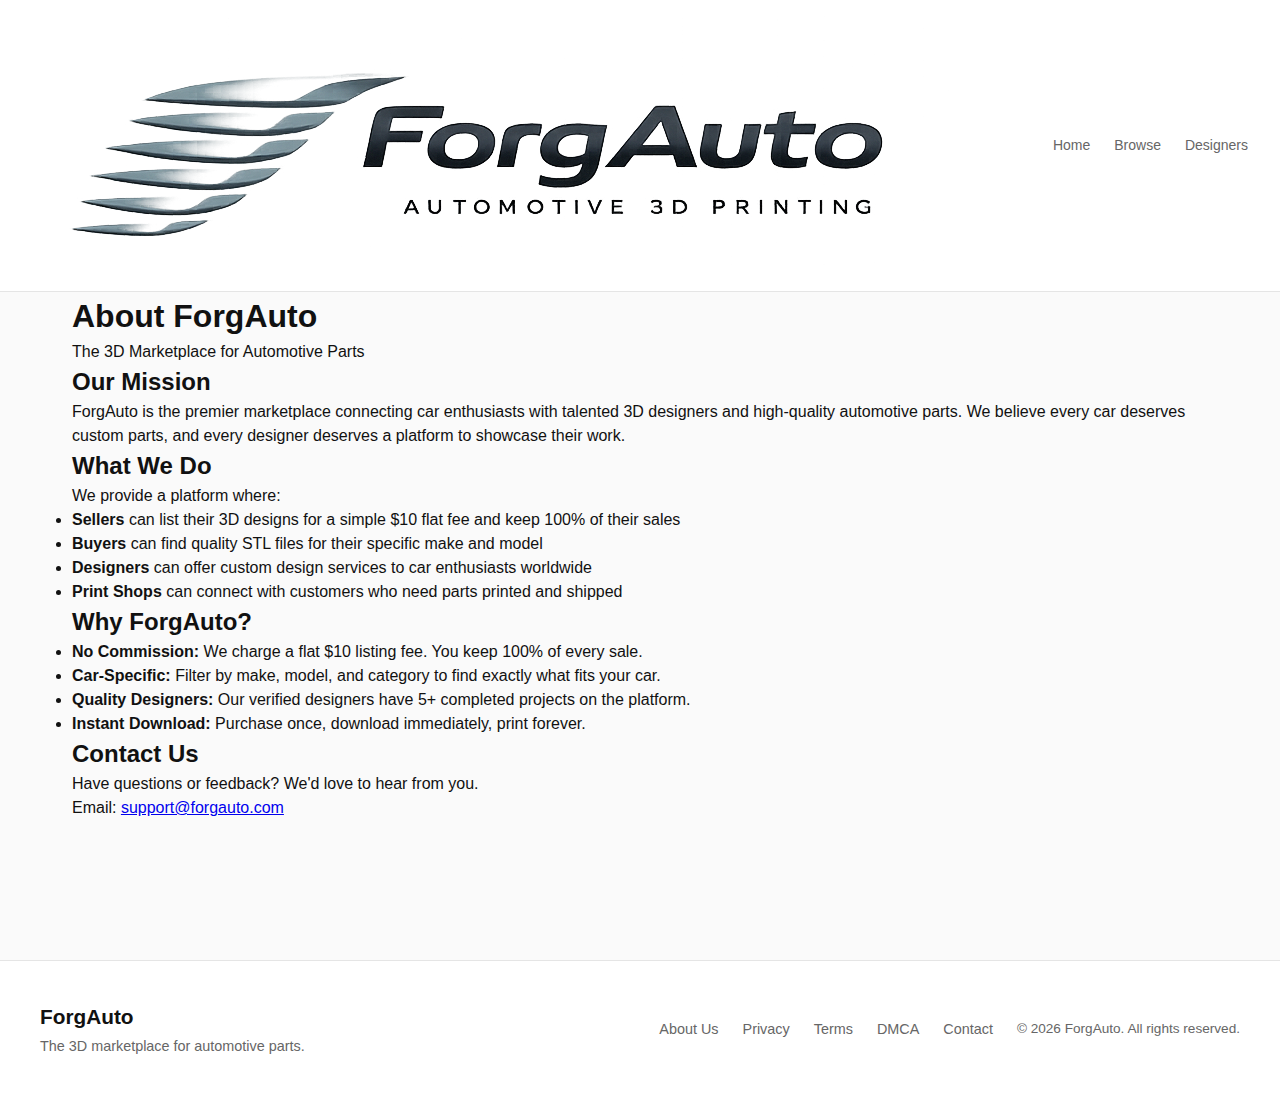
<file: about.html>
<!DOCTYPE html>
<html lang="en">
<head>
    <meta charset="UTF-8">
    <meta name="viewport" content="width=device-width, initial-scale=1.0">
    <title>About Us — ForgAuto</title>
    <meta name="description" content="Learn about ForgAuto, the 3D marketplace for automotive parts.">
    <link rel="icon" type="image/svg+xml" href="favicon.svg">
    <link rel="stylesheet" href="style.css">
</head>
<body>
    <nav>
        <a href="index.html" class="logo"><img src="logo.png" alt="ForgAuto" class="logo-img"></a>
        <div class="nav-right">
            <a href="index.html">Home</a>
            <a href="index.html#browse">Browse</a>
            <a href="index.html#designers">Designers</a>
        </div>
    </nav>

    <main class="legal-page">
        <h1>About ForgAuto</h1>
        <p class="legal-updated">The 3D Marketplace for Automotive Parts</p>
        
        <section>
            <h2>Our Mission</h2>
            <p>ForgAuto is the premier marketplace connecting car enthusiasts with talented 3D designers and high-quality automotive parts. We believe every car deserves custom parts, and every designer deserves a platform to showcase their work.</p>
        </section>
        
        <section>
            <h2>What We Do</h2>
            <p>We provide a platform where:</p>
            <ul>
                <li><strong>Sellers</strong> can list their 3D designs for a simple $10 flat fee and keep 100% of their sales</li>
                <li><strong>Buyers</strong> can find quality STL files for their specific make and model</li>
                <li><strong>Designers</strong> can offer custom design services to car enthusiasts worldwide</li>
                <li><strong>Print Shops</strong> can connect with customers who need parts printed and shipped</li>
            </ul>
        </section>
        
        <section>
            <h2>Why ForgAuto?</h2>
            <ul>
                <li><strong>No Commission:</strong> We charge a flat $10 listing fee. You keep 100% of every sale.</li>
                <li><strong>Car-Specific:</strong> Filter by make, model, and category to find exactly what fits your car.</li>
                <li><strong>Quality Designers:</strong> Our verified designers have 5+ completed projects on the platform.</li>
                <li><strong>Instant Download:</strong> Purchase once, download immediately, print forever.</li>
            </ul>
        </section>
        
        <section>
            <h2>Contact Us</h2>
            <p>Have questions or feedback? We'd love to hear from you.</p>
            <p>Email: <a href="mailto:support@forgauto.com">support@forgauto.com</a></p>
        </section>
    </main>

    <footer class="site-footer">
        <div class="footer-content">
            <div class="footer-brand">
                <span class="footer-logo">ForgAuto</span>
                <p>The 3D marketplace for automotive parts.</p>
            </div>
            <div class="footer-links">
                <a href="about.html">About Us</a>
                <a href="privacy.html">Privacy</a>
                <a href="terms.html">Terms</a>
                <a href="dmca.html">DMCA</a>
                <a href="mailto:support@forgauto.com">Contact</a>
            </div>
            <div class="footer-copy">
                &copy; 2026 ForgAuto. All rights reserved.
            </div>
        </div>
    </footer>
</body>
</html>
</file>
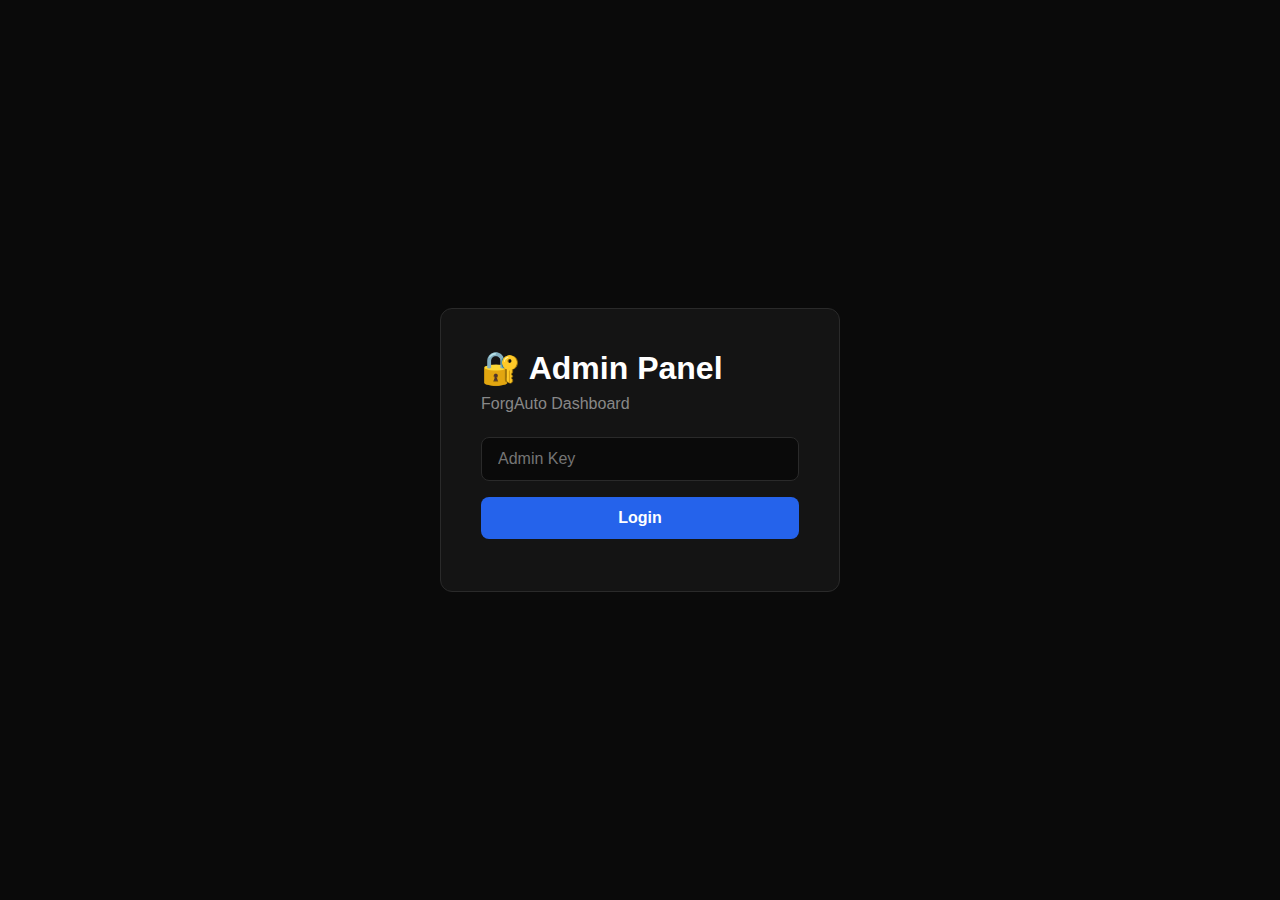
<file: admin.html>
<!DOCTYPE html>
<html lang="en">
<head>
    <meta charset="UTF-8">
    <meta name="viewport" content="width=device-width, initial-scale=1.0">
    <title>Admin Panel — ForgAuto</title>
    <style>
        * { margin: 0; padding: 0; box-sizing: border-box; }
        :root {
            --bg: #0a0a0a;
            --card: #141414;
            --border: #2a2a2a;
            --text: #fff;
            --muted: #888;
            --primary: #2563eb;
            --success: #22c55e;
            --danger: #ef4444;
            --warning: #f59e0b;
        }
        body {
            font-family: -apple-system, BlinkMacSystemFont, 'Segoe UI', Roboto, sans-serif;
            background: var(--bg);
            color: var(--text);
            min-height: 100vh;
        }
        .login-screen {
            display: flex;
            align-items: center;
            justify-content: center;
            min-height: 100vh;
            padding: 20px;
        }
        .login-box {
            background: var(--card);
            border: 1px solid var(--border);
            border-radius: 12px;
            padding: 40px;
            width: 100%;
            max-width: 400px;
        }
        .login-box h1 {
            margin-bottom: 8px;
        }
        .login-box p {
            color: var(--muted);
            margin-bottom: 24px;
        }
        .login-box input {
            width: 100%;
            padding: 12px 16px;
            background: var(--bg);
            border: 1px solid var(--border);
            border-radius: 8px;
            color: var(--text);
            font-size: 1rem;
            margin-bottom: 16px;
        }
        .login-box input:focus {
            outline: none;
            border-color: var(--primary);
        }
        .btn {
            padding: 12px 24px;
            border-radius: 8px;
            font-weight: 600;
            cursor: pointer;
            border: none;
            font-size: 1rem;
            transition: all 0.2s;
        }
        .btn-primary {
            background: var(--primary);
            color: #fff;
            width: 100%;
        }
        .btn-primary:hover {
            opacity: 0.9;
        }
        .btn-sm {
            padding: 6px 12px;
            font-size: 0.85rem;
        }
        .btn-danger { background: var(--danger); color: #fff; }
        .btn-success { background: var(--success); color: #fff; }
        .btn-warning { background: var(--warning); color: #000; }
        .btn-outline {
            background: transparent;
            border: 1px solid var(--border);
            color: var(--text);
        }
        .error { color: var(--danger); margin-top: 12px; text-align: center; }
        
        /* Dashboard */
        .dashboard { display: none; }
        .dashboard.active { display: block; }
        
        .header {
            background: var(--card);
            border-bottom: 1px solid var(--border);
            padding: 16px 24px;
            display: flex;
            justify-content: space-between;
            align-items: center;
        }
        .header h1 { font-size: 1.3rem; }
        .header-actions { display: flex; gap: 12px; }
        
        .main {
            padding: 24px;
            max-width: 1400px;
            margin: 0 auto;
        }
        
        /* Stats */
        .stats-grid {
            display: grid;
            grid-template-columns: repeat(auto-fit, minmax(200px, 1fr));
            gap: 16px;
            margin-bottom: 32px;
        }
        .stat-card {
            background: var(--card);
            border: 1px solid var(--border);
            border-radius: 12px;
            padding: 20px;
        }
        .stat-card .label {
            color: var(--muted);
            font-size: 0.85rem;
            margin-bottom: 4px;
        }
        .stat-card .value {
            font-size: 2rem;
            font-weight: 700;
        }
        .stat-card .sub {
            color: var(--muted);
            font-size: 0.85rem;
            margin-top: 4px;
        }
        .stat-card.highlight { border-color: var(--primary); }
        .stat-card.success .value { color: var(--success); }
        
        /* Tabs */
        .tabs {
            display: flex;
            gap: 8px;
            margin-bottom: 24px;
            border-bottom: 1px solid var(--border);
            padding-bottom: 16px;
        }
        .tab {
            padding: 10px 20px;
            background: transparent;
            border: 1px solid var(--border);
            border-radius: 8px;
            color: var(--muted);
            cursor: pointer;
            font-size: 0.95rem;
            transition: all 0.2s;
        }
        .tab.active, .tab:hover {
            background: var(--primary);
            border-color: var(--primary);
            color: #fff;
        }
        
        /* Tables */
        .table-card {
            background: var(--card);
            border: 1px solid var(--border);
            border-radius: 12px;
            overflow: hidden;
        }
        .table-header {
            padding: 16px 20px;
            border-bottom: 1px solid var(--border);
            display: flex;
            justify-content: space-between;
            align-items: center;
        }
        .table-header h2 { font-size: 1.1rem; }
        table {
            width: 100%;
            border-collapse: collapse;
        }
        th, td {
            padding: 12px 16px;
            text-align: left;
            border-bottom: 1px solid var(--border);
        }
        th {
            background: var(--bg);
            color: var(--muted);
            font-weight: 600;
            font-size: 0.85rem;
            text-transform: uppercase;
        }
        tr:hover { background: rgba(255,255,255,0.02); }
        .badge {
            display: inline-block;
            padding: 4px 8px;
            border-radius: 4px;
            font-size: 0.75rem;
            font-weight: 600;
        }
        .badge-success { background: rgba(34,197,94,0.2); color: var(--success); }
        .badge-danger { background: rgba(239,68,68,0.2); color: var(--danger); }
        .badge-warning { background: rgba(245,158,11,0.2); color: var(--warning); }
        .badge-primary { background: rgba(37,99,235,0.2); color: var(--primary); }
        
        .actions { display: flex; gap: 8px; }
        .user-cell { display: flex; align-items: center; gap: 10px; }
        .avatar {
            width: 32px;
            height: 32px;
            border-radius: 50%;
            background: var(--primary);
            display: flex;
            align-items: center;
            justify-content: center;
            font-weight: 600;
            font-size: 0.85rem;
            overflow: hidden;
        }
        .avatar img { width: 100%; height: 100%; object-fit: cover; }
        
        .tab-content { display: none; }
        .tab-content.active { display: block; }
        
        .empty {
            text-align: center;
            padding: 60px 20px;
            color: var(--muted);
        }
        
        @media (max-width: 768px) {
            .stats-grid { grid-template-columns: repeat(2, 1fr); }
            table { font-size: 0.9rem; }
            th, td { padding: 10px 12px; }
            .tabs { overflow-x: auto; }
        }
    </style>
</head>
<body>
    <!-- Login Screen -->
    <div class="login-screen" id="loginScreen">
        <div class="login-box">
            <h1>🔐 Admin Panel</h1>
            <p>ForgAuto Dashboard</p>
            <input type="password" id="adminKey" placeholder="Admin Key" onkeyup="if(event.key==='Enter')login()">
            <button class="btn btn-primary" onclick="login()">Login</button>
            <div class="error" id="loginError"></div>
        </div>
    </div>
    
    <!-- Dashboard -->
    <div class="dashboard" id="dashboard">
        <div class="header">
            <h1>⚙️ ForgAuto Admin</h1>
            <div class="header-actions">
                <button class="btn btn-outline btn-sm" onclick="loadStats()">🔄 Refresh</button>
                <button class="btn btn-outline btn-sm" onclick="logout()">Logout</button>
            </div>
        </div>
        
        <div class="main">
            <!-- Stats -->
            <div class="stats-grid" id="statsGrid">
                <div class="stat-card">
                    <div class="label">Total Users</div>
                    <div class="value" id="statUsers">-</div>
                    <div class="sub" id="statTodayUsers">+0 today</div>
                </div>
                <div class="stat-card">
                    <div class="label">Active Listings</div>
                    <div class="value" id="statParts">-</div>
                </div>
                <div class="stat-card highlight">
                    <div class="label">Total Sales</div>
                    <div class="value" id="statSales">-</div>
                </div>
                <div class="stat-card success">
                    <div class="label">Revenue</div>
                    <div class="value" id="statRevenue">$0</div>
                    <div class="sub" id="statTodayRevenue">+$0 today</div>
                </div>
            </div>
            
            <!-- Tabs -->
            <div class="tabs">
                <button class="tab active" onclick="showTab('users')">👥 Users</button>
                <button class="tab" onclick="showTab('parts')">📦 Listings</button>
                <button class="tab" onclick="showTab('sales')">💰 Sales</button>
            </div>
            
            <!-- Users Tab -->
            <div class="tab-content active" id="tabUsers">
                <div class="table-card">
                    <div class="table-header">
                        <h2>All Users</h2>
                        <span id="usersCount">0 users</span>
                    </div>
                    <table>
                        <thead>
                            <tr>
                                <th>User</th>
                                <th>Email</th>
                                <th>Role</th>
                                <th>Listings</th>
                                <th>Sales</th>
                                <th>Joined</th>
                                <th>Actions</th>
                            </tr>
                        </thead>
                        <tbody id="usersTable"></tbody>
                    </table>
                </div>
            </div>
            
            <!-- Listings Tab -->
            <div class="tab-content" id="tabParts">
                <div class="table-card">
                    <div class="table-header">
                        <h2>All Listings</h2>
                        <span id="partsCount">0 listings</span>
                    </div>
                    <table>
                        <thead>
                            <tr>
                                <th>Title</th>
                                <th>Seller</th>
                                <th>Category</th>
                                <th>Price</th>
                                <th>Status</th>
                                <th>Created</th>
                                <th>Actions</th>
                            </tr>
                        </thead>
                        <tbody id="partsTable"></tbody>
                    </table>
                </div>
            </div>
            
            <!-- Sales Tab -->
            <div class="tab-content" id="tabSales">
                <div class="table-card">
                    <div class="table-header">
                        <h2>All Sales</h2>
                        <span id="salesCount">0 sales</span>
                    </div>
                    <table>
                        <thead>
                            <tr>
                                <th>Part</th>
                                <th>Buyer</th>
                                <th>Seller</th>
                                <th>Price</th>
                                <th>Status</th>
                                <th>Date</th>
                            </tr>
                        </thead>
                        <tbody id="salesTable"></tbody>
                    </table>
                </div>
            </div>
        </div>
    </div>
    
    <script>
        const API = 'https://forgauto-api.warwideweb.workers.dev';
        let adminKey = localStorage.getItem('forgauto_admin_key');
        
        // Check if already logged in
        if (adminKey) {
            verifyAndLoad();
        }
        
        async function login() {
            adminKey = document.getElementById('adminKey').value;
            if (!adminKey) return;
            
            try {
                const res = await fetch(`${API}/api/admin/stats`, {
                    headers: { 'X-Admin-Key': adminKey }
                });
                
                if (res.ok) {
                    localStorage.setItem('forgauto_admin_key', adminKey);
                    showDashboard();
                } else {
                    document.getElementById('loginError').textContent = 'Invalid admin key';
                }
            } catch (e) {
                document.getElementById('loginError').textContent = 'Connection error';
            }
        }
        
        async function verifyAndLoad() {
            try {
                const res = await fetch(`${API}/api/admin/stats`, {
                    headers: { 'X-Admin-Key': adminKey }
                });
                if (res.ok) showDashboard();
                else logout();
            } catch (e) {
                logout();
            }
        }
        
        function showDashboard() {
            document.getElementById('loginScreen').style.display = 'none';
            document.getElementById('dashboard').classList.add('active');
            loadStats();
            loadUsers();
            loadParts();
            loadSales();
        }
        
        function logout() {
            localStorage.removeItem('forgauto_admin_key');
            adminKey = null;
            document.getElementById('loginScreen').style.display = 'flex';
            document.getElementById('dashboard').classList.remove('active');
        }
        
        async function api(endpoint) {
            const res = await fetch(`${API}${endpoint}`, {
                headers: { 'X-Admin-Key': adminKey }
            });
            return res.json();
        }
        
        async function apiAction(endpoint, method, body) {
            const res = await fetch(`${API}${endpoint}`, {
                method,
                headers: { 
                    'X-Admin-Key': adminKey,
                    'Content-Type': 'application/json'
                },
                body: body ? JSON.stringify(body) : undefined
            });
            return res.json();
        }
        
        async function loadStats() {
            const stats = await api('/api/admin/stats');
            document.getElementById('statUsers').textContent = stats.users;
            document.getElementById('statTodayUsers').textContent = `+${stats.todayUsers} today`;
            document.getElementById('statParts').textContent = stats.activeParts;
            document.getElementById('statSales').textContent = stats.totalSales;
            document.getElementById('statRevenue').textContent = `$${(stats.totalRevenue || 0).toFixed(2)}`;
            document.getElementById('statTodayRevenue').textContent = `+$${(stats.todayRevenue || 0).toFixed(2)} today`;
        }
        
        async function loadUsers() {
            const users = await api('/api/admin/users');
            document.getElementById('usersCount').textContent = `${users.length} users`;
            
            document.getElementById('usersTable').innerHTML = users.map(u => `
                <tr>
                    <td>
                        <div class="user-cell">
                            <div class="avatar">${u.avatar_url ? `<img src="${u.avatar_url}">` : u.name?.charAt(0) || '?'}</div>
                            <span>${u.name || 'No name'}</span>
                        </div>
                    </td>
                    <td>${u.email}</td>
                    <td>
                        <span class="badge ${u.role === 'admin' ? 'badge-danger' : u.role === 'designer' ? 'badge-primary' : 'badge-success'}">${u.role}</span>
                        ${u.verified ? '<span class="badge badge-success">✓</span>' : ''}
                        ${u.banned ? '<span class="badge badge-danger">BANNED</span>' : ''}
                    </td>
                    <td>${u.parts_count || 0}</td>
                    <td>${u.sales_count || 0}</td>
                    <td>${new Date(u.created_at).toLocaleDateString()}</td>
                    <td class="actions">
                        ${!u.banned ? `<button class="btn btn-danger btn-sm" onclick="banUser(${u.id})">Ban</button>` : `<button class="btn btn-success btn-sm" onclick="unbanUser(${u.id})">Unban</button>`}
                        ${!u.verified ? `<button class="btn btn-warning btn-sm" onclick="verifyUser(${u.id})">Verify</button>` : ''}
                    </td>
                </tr>
            `).join('') || '<tr><td colspan="7" class="empty">No users yet</td></tr>';
        }
        
        async function loadParts() {
            const parts = await api('/api/admin/parts');
            document.getElementById('partsCount').textContent = `${parts.length} listings`;
            
            document.getElementById('partsTable').innerHTML = parts.map(p => `
                <tr>
                    <td>${p.title}</td>
                    <td>${p.seller_name} (${p.seller_email})</td>
                    <td>${p.category} / ${p.make}</td>
                    <td>$${(p.price || 0).toFixed(2)}</td>
                    <td>
                        <span class="badge ${p.status === 'active' ? 'badge-success' : 'badge-warning'}">${p.status}</span>
                        ${p.featured ? '<span class="badge badge-primary">Featured</span>' : ''}
                    </td>
                    <td>${new Date(p.created_at).toLocaleDateString()}</td>
                    <td class="actions">
                        ${p.status === 'active' ? `<button class="btn btn-warning btn-sm" onclick="suspendPart(${p.id})">Suspend</button>` : `<button class="btn btn-success btn-sm" onclick="activatePart(${p.id})">Activate</button>`}
                        <button class="btn btn-danger btn-sm" onclick="deletePart(${p.id})">Delete</button>
                    </td>
                </tr>
            `).join('') || '<tr><td colspan="7" class="empty">No listings yet</td></tr>';
        }
        
        async function loadSales() {
            const sales = await api('/api/admin/sales');
            document.getElementById('salesCount').textContent = `${sales.length} sales`;
            
            document.getElementById('salesTable').innerHTML = sales.map(s => `
                <tr>
                    <td>${s.title}</td>
                    <td>${s.buyer_name} (${s.buyer_email})</td>
                    <td>${s.seller_name} (${s.seller_email})</td>
                    <td>$${(s.price || 0).toFixed(2)}</td>
                    <td><span class="badge ${s.status === 'completed' ? 'badge-success' : 'badge-warning'}">${s.status}</span></td>
                    <td>${new Date(s.created_at).toLocaleDateString()}</td>
                </tr>
            `).join('') || '<tr><td colspan="6" class="empty">No sales yet</td></tr>';
        }
        
        async function banUser(id) {
            if (!confirm('Ban this user?')) return;
            await apiAction(`/api/admin/users/${id}`, 'PUT', { banned: true });
            loadUsers();
        }
        
        async function unbanUser(id) {
            await apiAction(`/api/admin/users/${id}`, 'PUT', { banned: false });
            loadUsers();
        }
        
        async function verifyUser(id) {
            await apiAction(`/api/admin/users/${id}`, 'PUT', { verified: true });
            loadUsers();
        }
        
        async function suspendPart(id) {
            await apiAction(`/api/admin/parts/${id}`, 'PUT', { status: 'suspended' });
            loadParts();
        }
        
        async function activatePart(id) {
            await apiAction(`/api/admin/parts/${id}`, 'PUT', { status: 'active' });
            loadParts();
        }
        
        async function deletePart(id) {
            if (!confirm('Delete this listing permanently?')) return;
            await apiAction(`/api/admin/parts/${id}`, 'DELETE');
            loadParts();
            loadStats();
        }
        
        function showTab(tab) {
            document.querySelectorAll('.tab').forEach(t => t.classList.remove('active'));
            document.querySelectorAll('.tab-content').forEach(t => t.classList.remove('active'));
            event.target.classList.add('active');
            document.getElementById('tab' + tab.charAt(0).toUpperCase() + tab.slice(1)).classList.add('active');
        }
    </script>
</body>
</html>
</file>
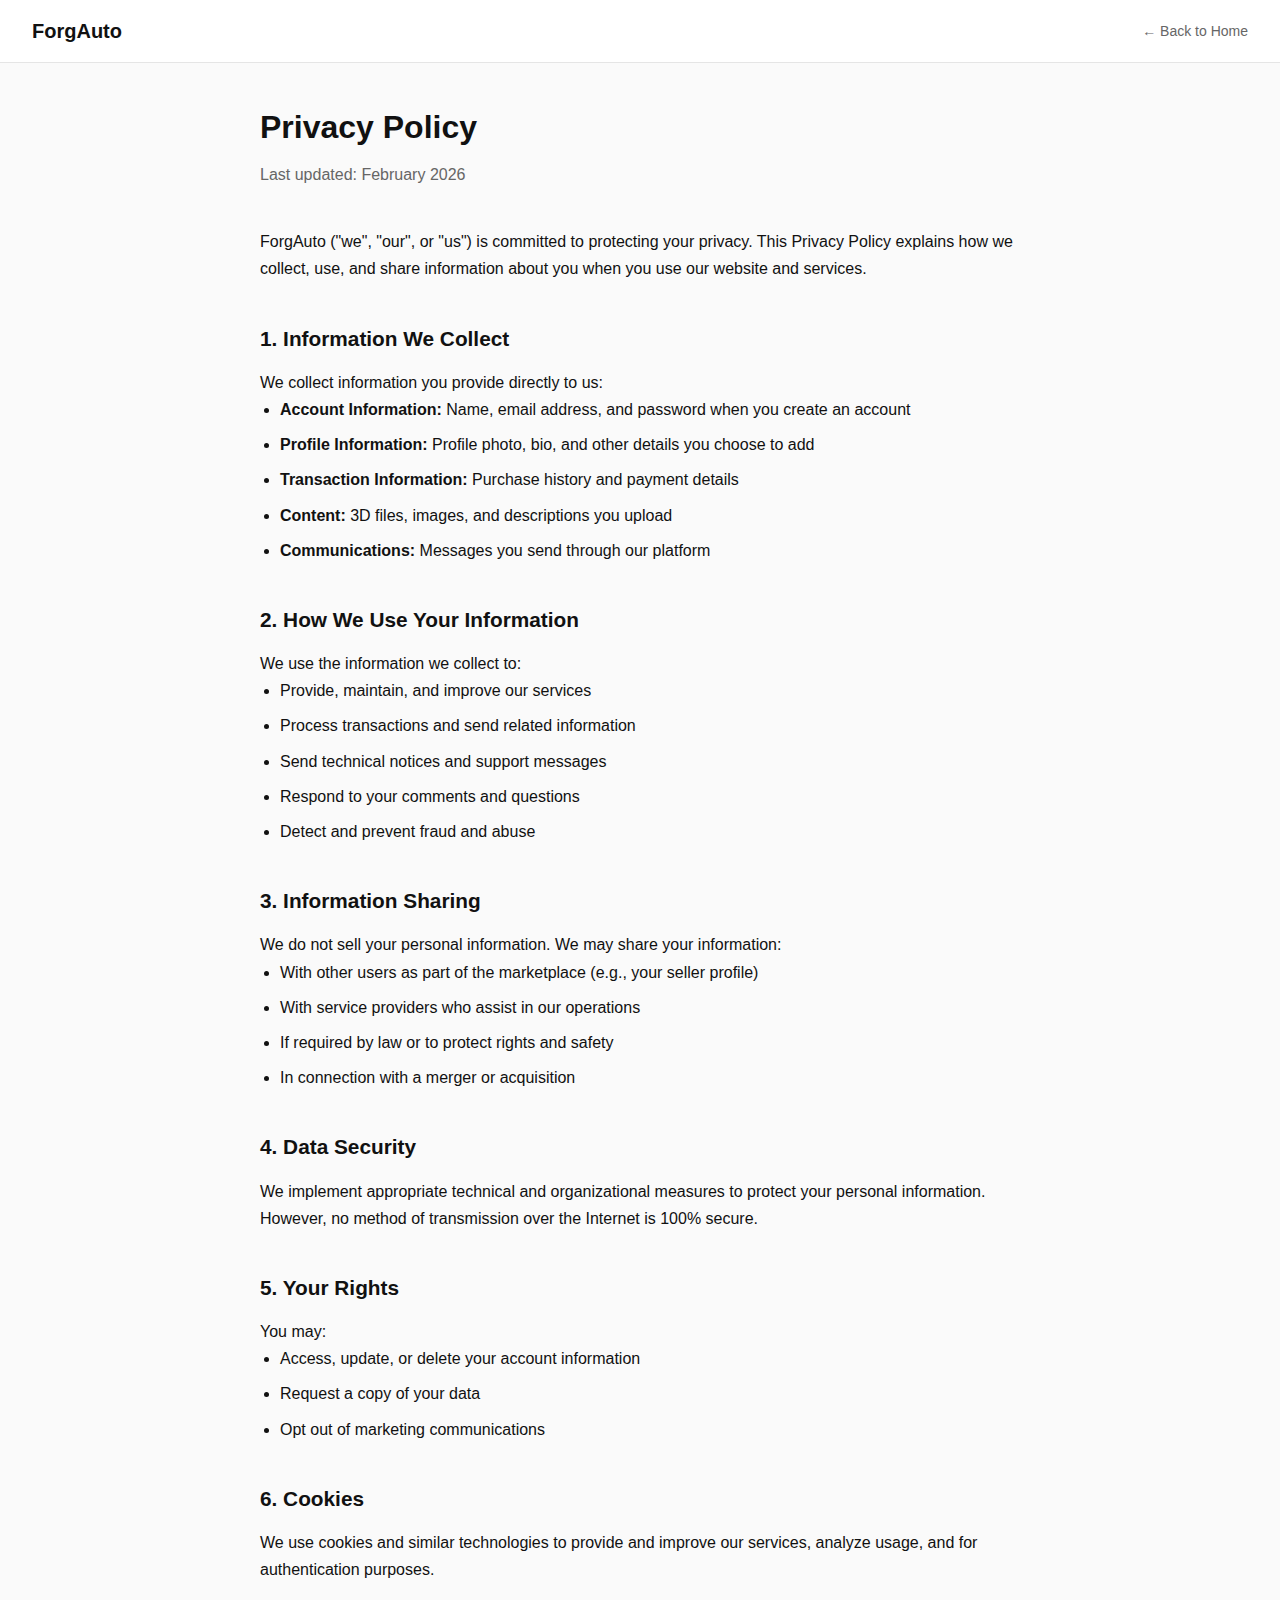
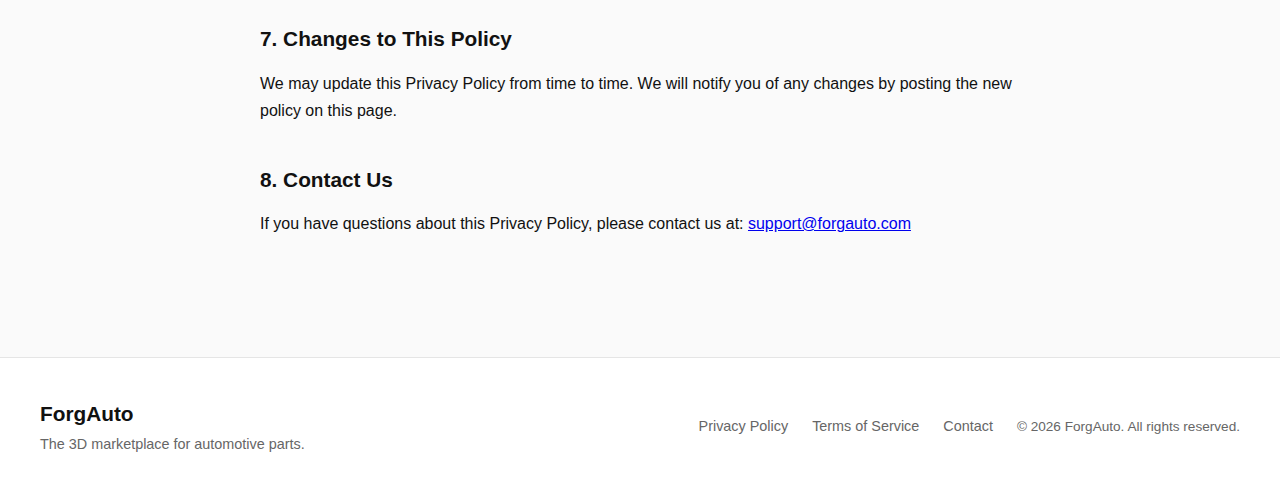
<file: privacy.html>
<!DOCTYPE html>
<html lang="en">
<head>
    <meta charset="UTF-8">
    <meta name="viewport" content="width=device-width, initial-scale=1.0">
    <title>Privacy Policy — ForgAuto</title>
    <link rel="stylesheet" href="style.css">
    <style>
        .legal-page { max-width: 800px; margin: 0 auto; padding: 40px 20px; }
        .legal-page h1 { margin-bottom: 10px; }
        .legal-page .updated { color: var(--muted); margin-bottom: 40px; }
        .legal-page h2 { margin-top: 40px; margin-bottom: 15px; font-size: 1.3rem; }
        .legal-page p, .legal-page li { line-height: 1.7; color: var(--text-secondary); }
        .legal-page ul { margin-left: 20px; margin-bottom: 20px; }
        .legal-page li { margin-bottom: 8px; }
    </style>
</head>
<body>
    <nav>
        <a href="index.html" class="logo">ForgAuto</a>
        <div class="nav-right">
            <a href="index.html">← Back to Home</a>
        </div>
    </nav>

    <main class="legal-page">
        <h1>Privacy Policy</h1>
        <p class="updated">Last updated: February 2026</p>

        <p>ForgAuto ("we", "our", or "us") is committed to protecting your privacy. This Privacy Policy explains how we collect, use, and share information about you when you use our website and services.</p>

        <h2>1. Information We Collect</h2>
        <p>We collect information you provide directly to us:</p>
        <ul>
            <li><strong>Account Information:</strong> Name, email address, and password when you create an account</li>
            <li><strong>Profile Information:</strong> Profile photo, bio, and other details you choose to add</li>
            <li><strong>Transaction Information:</strong> Purchase history and payment details</li>
            <li><strong>Content:</strong> 3D files, images, and descriptions you upload</li>
            <li><strong>Communications:</strong> Messages you send through our platform</li>
        </ul>

        <h2>2. How We Use Your Information</h2>
        <p>We use the information we collect to:</p>
        <ul>
            <li>Provide, maintain, and improve our services</li>
            <li>Process transactions and send related information</li>
            <li>Send technical notices and support messages</li>
            <li>Respond to your comments and questions</li>
            <li>Detect and prevent fraud and abuse</li>
        </ul>

        <h2>3. Information Sharing</h2>
        <p>We do not sell your personal information. We may share your information:</p>
        <ul>
            <li>With other users as part of the marketplace (e.g., your seller profile)</li>
            <li>With service providers who assist in our operations</li>
            <li>If required by law or to protect rights and safety</li>
            <li>In connection with a merger or acquisition</li>
        </ul>

        <h2>4. Data Security</h2>
        <p>We implement appropriate technical and organizational measures to protect your personal information. However, no method of transmission over the Internet is 100% secure.</p>

        <h2>5. Your Rights</h2>
        <p>You may:</p>
        <ul>
            <li>Access, update, or delete your account information</li>
            <li>Request a copy of your data</li>
            <li>Opt out of marketing communications</li>
        </ul>

        <h2>6. Cookies</h2>
        <p>We use cookies and similar technologies to provide and improve our services, analyze usage, and for authentication purposes.</p>

        <h2>7. Changes to This Policy</h2>
        <p>We may update this Privacy Policy from time to time. We will notify you of any changes by posting the new policy on this page.</p>

        <h2>8. Contact Us</h2>
        <p>If you have questions about this Privacy Policy, please contact us at: <a href="mailto:support@forgauto.com">support@forgauto.com</a></p>
    </main>

    <footer class="site-footer">
        <div class="footer-content">
            <div class="footer-brand">
                <span class="footer-logo">ForgAuto</span>
                <p>The 3D marketplace for automotive parts.</p>
            </div>
            <div class="footer-links">
                <a href="privacy.html">Privacy Policy</a>
                <a href="terms.html">Terms of Service</a>
                <a href="mailto:support@forgauto.com">Contact</a>
            </div>
            <div class="footer-copy">
                &copy; 2026 ForgAuto. All rights reserved.
            </div>
        </div>
    </footer>
</body>
</html>
</file>
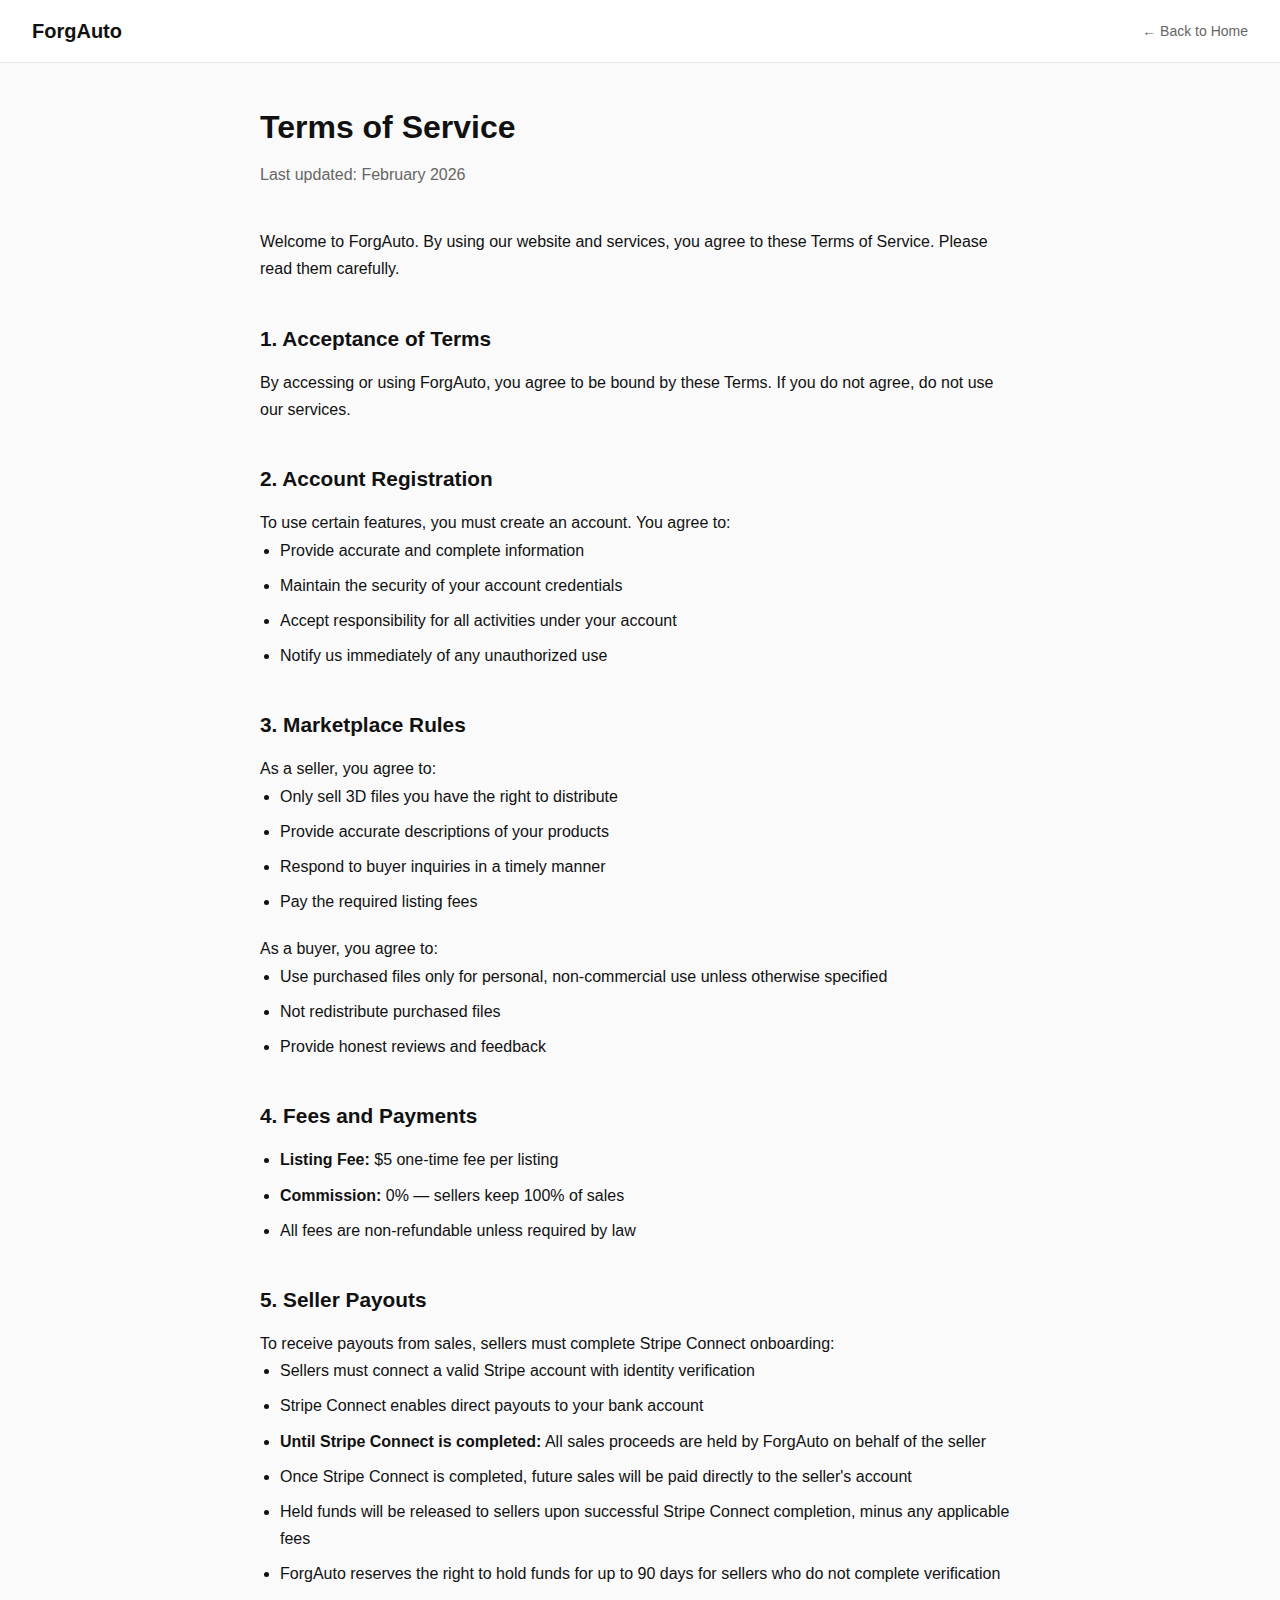
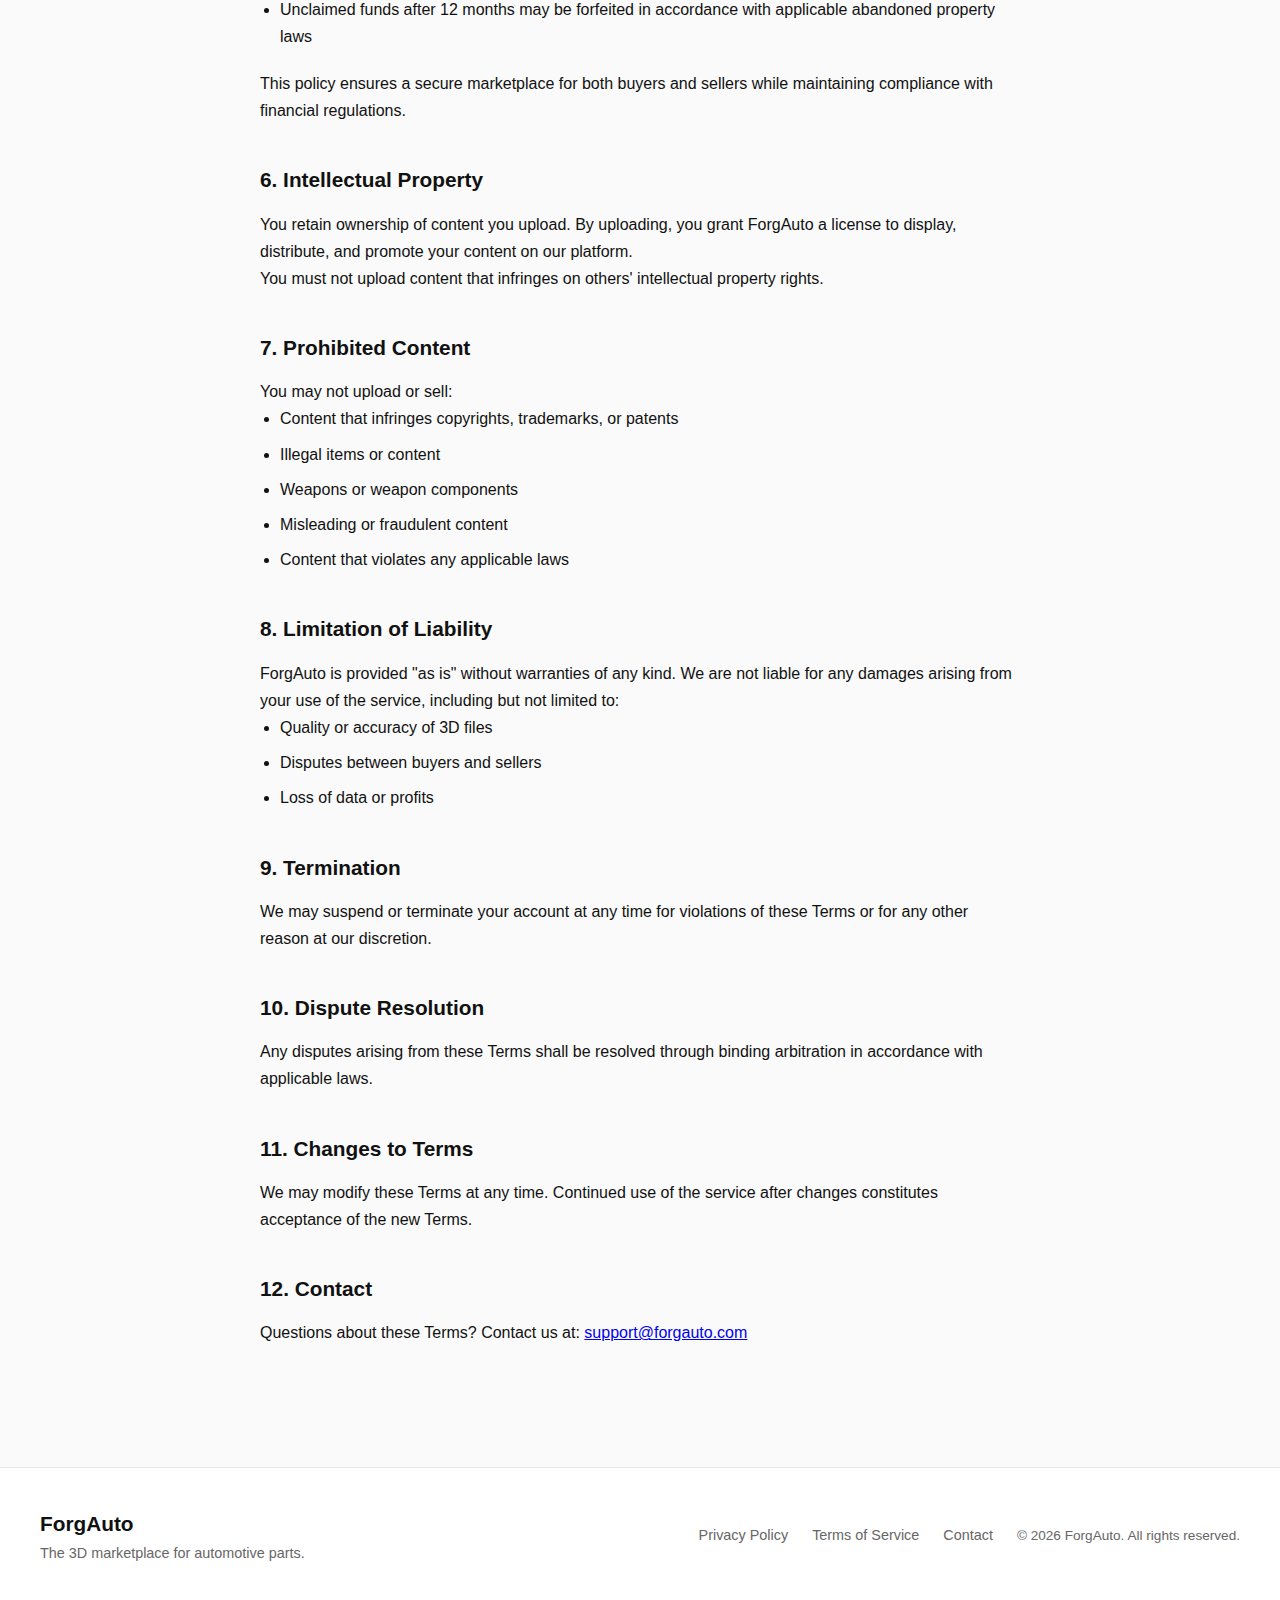
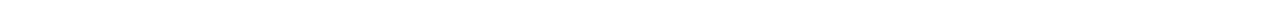
<file: terms.html>
<!DOCTYPE html>
<html lang="en">
<head>
    <meta charset="UTF-8">
    <meta name="viewport" content="width=device-width, initial-scale=1.0">
    <title>Terms of Service — ForgAuto</title>
    <link rel="stylesheet" href="style.css">
    <style>
        .legal-page { max-width: 800px; margin: 0 auto; padding: 40px 20px; }
        .legal-page h1 { margin-bottom: 10px; }
        .legal-page .updated { color: var(--muted); margin-bottom: 40px; }
        .legal-page h2 { margin-top: 40px; margin-bottom: 15px; font-size: 1.3rem; }
        .legal-page p, .legal-page li { line-height: 1.7; color: var(--text-secondary); }
        .legal-page ul { margin-left: 20px; margin-bottom: 20px; }
        .legal-page li { margin-bottom: 8px; }
    </style>
</head>
<body>
    <nav>
        <a href="index.html" class="logo">ForgAuto</a>
        <div class="nav-right">
            <a href="index.html">← Back to Home</a>
        </div>
    </nav>

    <main class="legal-page">
        <h1>Terms of Service</h1>
        <p class="updated">Last updated: February 2026</p>

        <p>Welcome to ForgAuto. By using our website and services, you agree to these Terms of Service. Please read them carefully.</p>

        <h2>1. Acceptance of Terms</h2>
        <p>By accessing or using ForgAuto, you agree to be bound by these Terms. If you do not agree, do not use our services.</p>

        <h2>2. Account Registration</h2>
        <p>To use certain features, you must create an account. You agree to:</p>
        <ul>
            <li>Provide accurate and complete information</li>
            <li>Maintain the security of your account credentials</li>
            <li>Accept responsibility for all activities under your account</li>
            <li>Notify us immediately of any unauthorized use</li>
        </ul>

        <h2>3. Marketplace Rules</h2>
        <p>As a seller, you agree to:</p>
        <ul>
            <li>Only sell 3D files you have the right to distribute</li>
            <li>Provide accurate descriptions of your products</li>
            <li>Respond to buyer inquiries in a timely manner</li>
            <li>Pay the required listing fees</li>
        </ul>
        <p>As a buyer, you agree to:</p>
        <ul>
            <li>Use purchased files only for personal, non-commercial use unless otherwise specified</li>
            <li>Not redistribute purchased files</li>
            <li>Provide honest reviews and feedback</li>
        </ul>

        <h2>4. Fees and Payments</h2>
        <ul>
            <li><strong>Listing Fee:</strong> $5 one-time fee per listing</li>
            <li><strong>Commission:</strong> 0% — sellers keep 100% of sales</li>
            <li>All fees are non-refundable unless required by law</li>
        </ul>

        <h2>5. Seller Payouts</h2>
        <p>To receive payouts from sales, sellers must complete Stripe Connect onboarding:</p>
        <ul>
            <li>Sellers must connect a valid Stripe account with identity verification</li>
            <li>Stripe Connect enables direct payouts to your bank account</li>
            <li><strong>Until Stripe Connect is completed:</strong> All sales proceeds are held by ForgAuto on behalf of the seller</li>
            <li>Once Stripe Connect is completed, future sales will be paid directly to the seller's account</li>
            <li>Held funds will be released to sellers upon successful Stripe Connect completion, minus any applicable fees</li>
            <li>ForgAuto reserves the right to hold funds for up to 90 days for sellers who do not complete verification</li>
            <li>Unclaimed funds after 12 months may be forfeited in accordance with applicable abandoned property laws</li>
        </ul>
        <p>This policy ensures a secure marketplace for both buyers and sellers while maintaining compliance with financial regulations.</p>

        <h2>6. Intellectual Property</h2>
        <p>You retain ownership of content you upload. By uploading, you grant ForgAuto a license to display, distribute, and promote your content on our platform.</p>
        <p>You must not upload content that infringes on others' intellectual property rights.</p>

        <h2>7. Prohibited Content</h2>
        <p>You may not upload or sell:</p>
        <ul>
            <li>Content that infringes copyrights, trademarks, or patents</li>
            <li>Illegal items or content</li>
            <li>Weapons or weapon components</li>
            <li>Misleading or fraudulent content</li>
            <li>Content that violates any applicable laws</li>
        </ul>

        <h2>8. Limitation of Liability</h2>
        <p>ForgAuto is provided "as is" without warranties of any kind. We are not liable for any damages arising from your use of the service, including but not limited to:</p>
        <ul>
            <li>Quality or accuracy of 3D files</li>
            <li>Disputes between buyers and sellers</li>
            <li>Loss of data or profits</li>
        </ul>

        <h2>9. Termination</h2>
        <p>We may suspend or terminate your account at any time for violations of these Terms or for any other reason at our discretion.</p>

        <h2>10. Dispute Resolution</h2>
        <p>Any disputes arising from these Terms shall be resolved through binding arbitration in accordance with applicable laws.</p>

        <h2>11. Changes to Terms</h2>
        <p>We may modify these Terms at any time. Continued use of the service after changes constitutes acceptance of the new Terms.</p>

        <h2>12. Contact</h2>
        <p>Questions about these Terms? Contact us at: <a href="mailto:support@forgauto.com">support@forgauto.com</a></p>
    </main>

    <footer class="site-footer">
        <div class="footer-content">
            <div class="footer-brand">
                <span class="footer-logo">ForgAuto</span>
                <p>The 3D marketplace for automotive parts.</p>
            </div>
            <div class="footer-links">
                <a href="privacy.html">Privacy Policy</a>
                <a href="terms.html">Terms of Service</a>
                <a href="mailto:support@forgauto.com">Contact</a>
            </div>
            <div class="footer-copy">
                &copy; 2026 ForgAuto. All rights reserved.
            </div>
        </div>
    </footer>
</body>
</html>
</file>
<file: style.css>
/* ForgAuto v2.2 — Clean Automotive Marketplace */

* { margin: 0; padding: 0; box-sizing: border-box; }

:root {
    --bg: #fafafa;
    --card: #fff;
    --text: #111;
    --muted: #666;
    --border: #e5e5e5;
    --accent: #000;
    --primary: #2563eb;
    --success: #22c55e;
    --warning: #f59e0b;
}

/* Dark Mode */
body.dark {
    --bg: #0a0a0a;
    --card: #141414;
    --text: #f5f5f5;
    --muted: #888;
    --border: #2a2a2a;
    --accent: #fff;
}

body {
    font-family: -apple-system, BlinkMacSystemFont, 'Segoe UI', sans-serif;
    background: var(--bg);
    color: var(--text);
    line-height: 1.5;
}

/* Nav */
nav {
    display: flex;
    align-items: center;
    justify-content: space-between;
    padding: 16px 32px;
    background: var(--card);
    border-bottom: 1px solid var(--border);
    position: sticky;
    top: 0;
    z-index: 100;
}

.logo { font-size: 20px; font-weight: 700; color: var(--text); text-decoration: none; }
.nav-center { flex: 1; max-width: 400px; margin: 0 40px; }
.nav-center input { width: 100%; padding: 10px 16px; border: 1px solid var(--border); border-radius: 8px; font-size: 14px; background: var(--bg); color: var(--text); }
.nav-center input:focus { outline: none; border-color: var(--primary); }
.nav-right { display: flex; align-items: center; gap: 24px; }
.nav-right a { color: var(--muted); text-decoration: none; font-size: 14px; font-weight: 500; }
.nav-right a:hover { color: var(--text); }

.dark-toggle { background: none; border: none; font-size: 20px; cursor: pointer; padding: 4px; }

/* Buttons */
.btn { background: var(--accent); color: var(--bg) !important; padding: 10px 20px; border-radius: 8px; border: none; cursor: pointer; font-weight: 500; font-size: 14px; text-decoration: none; display: inline-flex; align-items: center; justify-content: center; gap: 8px; transition: opacity 0.2s; }
.btn:hover { opacity: 0.9; }
.btn-primary { background: var(--primary); color: #fff !important; }
.btn-outline { background: transparent; color: var(--text) !important; border: 1px solid var(--border); }
.btn-lg { padding: 14px 32px; font-size: 15px; }
.btn-sm { padding: 8px 14px; font-size: 13px; }

main { max-width: 1200px; margin: 0 auto; padding: 0 32px 60px; }

/* Sold Ticker */
.sold-ticker {
    background: linear-gradient(90deg, var(--primary), #7c3aed);
    color: #fff;
    padding: 10px 0;
    overflow: hidden;
    font-size: 13px;
}

.ticker-content {
    display: flex;
    animation: ticker 40s linear infinite;
    white-space: nowrap;
}

.ticker-item {
    padding: 0 48px;
    flex-shrink: 0;
}

@keyframes ticker {
    0% { transform: translateX(0); }
    100% { transform: translateX(-50%); }
}

/* Trust Badges */
.trust-badges {
    display: flex;
    justify-content: center;
    gap: 24px;
    margin-top: 32px;
    flex-wrap: wrap;
}

.trust-badge {
    font-size: 13px;
    color: var(--muted);
    display: flex;
    align-items: center;
    gap: 6px;
}

.detail-trust {
    display: flex;
    gap: 16px;
    margin-bottom: 20px;
    font-size: 12px;
    color: var(--muted);
}

/* Promo Banner */
.promo-banner {
    display: flex;
    align-items: center;
    justify-content: space-between;
    background: linear-gradient(135deg, #1e3a5f 0%, #0f172a 100%);
    color: #fff;
    padding: 16px 24px;
    border-radius: 12px;
    margin: 24px 0;
}

.promo-content { display: flex; align-items: center; gap: 12px; }
.promo-badge { background: var(--primary); padding: 4px 10px; border-radius: 4px; font-size: 11px; font-weight: 600; }
.promo-text { font-size: 15px; }
.promo-cta { color: #fff !important; text-decoration: none; font-weight: 500; }

/* Hero */
.hero { text-align: center; padding: 60px 0 40px; max-width: 600px; margin: 0 auto; }
.hero h1 { font-size: 48px; font-weight: 700; letter-spacing: -1.5px; margin-bottom: 16px; }
.hero p { font-size: 18px; color: var(--muted); margin-bottom: 32px; }
.hero-search { display: flex; gap: 12px; max-width: 500px; margin: 0 auto; }
.hero-search input { flex: 1; padding: 14px 20px; border: 2px solid var(--border); border-radius: 10px; font-size: 16px; background: var(--card); color: var(--text); }
.search-filters { display: flex; gap: 12px; justify-content: center; margin-top: 24px; flex-wrap: wrap; }
.search-filters select { padding: 10px 16px; border: 1px solid var(--border); border-radius: 8px; font-size: 14px; background: var(--card); color: var(--text); min-width: 150px; }

/* Categories */
.categories {
    margin: 40px -32px 0;
    padding: 48px 32px;
    background: linear-gradient(135deg, rgba(0,0,0,0.02) 0%, rgba(0,0,0,0.04) 100%);
}
body.dark .categories { background: linear-gradient(135deg, rgba(255,255,255,0.02) 0%, rgba(255,255,255,0.04) 100%); }

.categories h2 { font-size: 13px; text-transform: uppercase; letter-spacing: 1.5px; color: var(--muted); margin-bottom: 24px; }
.cat-grid { display: grid; grid-template-columns: repeat(6, 1fr); gap: 16px; }
.cat-item { text-decoration: none; text-align: center; position: relative; }
.cat-icon { position: absolute; top: 12px; left: 12px; width: 36px; height: 36px; background: var(--card); border-radius: 8px; display: flex; align-items: center; justify-content: center; font-size: 18px; z-index: 2; box-shadow: 0 2px 8px rgba(0,0,0,0.1); }
.cat-item img { width: 100%; aspect-ratio: 1; object-fit: cover; border-radius: 16px; margin-bottom: 12px; transition: transform 0.2s; }
.cat-item:hover img { transform: scale(1.03); }
.cat-item span { font-size: 14px; font-weight: 600; color: var(--text); }

/* Section */
.section { margin-top: 64px; }
.section-head { display: flex; justify-content: space-between; align-items: center; margin-bottom: 24px; }
.section-head h2 { font-size: 22px; font-weight: 600; }
.section-head a { font-size: 14px; color: var(--primary); text-decoration: none; font-weight: 500; }

/* Featured Section */
.featured-section { background: linear-gradient(135deg, #fef3c7 0%, #fde68a 100%); margin: 64px -32px 0; padding: 48px 32px; border-radius: 0; }
body.dark .featured-section { background: linear-gradient(135deg, #422006 0%, #78350f 100%); }
.featured-badge { font-size: 11px; background: #f59e0b; color: #fff; padding: 4px 10px; border-radius: 4px; font-weight: 600; }

/* Grid */
.grid { display: grid; grid-template-columns: repeat(4, 1fr); gap: 24px; }
.card { background: var(--card); border-radius: 16px; overflow: hidden; cursor: pointer; border: 1px solid var(--border); transition: all 0.2s; }
.card:hover { box-shadow: 0 12px 40px rgba(0,0,0,0.1); transform: translateY(-4px); }
.card-featured { border: 2px solid #f59e0b; }
.card-image { position: relative; overflow: hidden; }
.card-image img { width: 100%; aspect-ratio: 4/3; object-fit: cover; transition: transform 0.3s; }
.card:hover .card-image img { transform: scale(1.05); }
.card-badge { position: absolute; top: 12px; left: 12px; background: rgba(0,0,0,0.7); color: #fff; padding: 4px 10px; border-radius: 6px; font-size: 11px; }
.trending-badge { position: absolute; top: 12px; right: 12px; font-size: 20px; }
.featured-badge-card { position: absolute; top: 12px; right: 12px; font-size: 20px; }
.card-body { padding: 16px; }
.card-title { font-size: 14px; font-weight: 600; margin-bottom: 10px; }
.card-meta { display: flex; justify-content: space-between; align-items: center; }
.card-cat { font-size: 12px; color: var(--muted); }
.card-price { font-weight: 700; font-size: 16px; color: var(--primary); }

/* Affiliate Section */
.affiliate-section { background: var(--card); margin: 64px -32px 0; padding: 48px 32px; border: 1px solid var(--border); }
.affiliate-note { font-size: 11px; color: var(--muted); }
.affiliate-grid { display: grid; grid-template-columns: repeat(6, 1fr); gap: 16px; }
.affiliate-item { display: flex; flex-direction: column; align-items: center; gap: 8px; padding: 20px 16px; background: var(--bg); border-radius: 12px; text-decoration: none; color: var(--text); transition: all 0.2s; text-align: center; }
.affiliate-item:hover { transform: translateY(-2px); box-shadow: 0 4px 12px rgba(0,0,0,0.1); }
.affiliate-icon { font-size: 32px; }
.affiliate-info strong { font-size: 13px; display: block; }
.affiliate-info span { font-size: 11px; color: var(--muted); }
.affiliate-price { font-weight: 700; color: var(--primary); }

/* Designers Preview */
.featured-designers { background: var(--card); margin: 64px -32px 0; padding: 48px 32px; border-top: 1px solid var(--border); }
.designers-preview { display: grid; grid-template-columns: repeat(3, 1fr); gap: 24px; }
.designer-mini { display: flex; align-items: center; gap: 16px; padding: 20px; background: var(--bg); border-radius: 12px; cursor: pointer; transition: all 0.2s; }
.designer-mini:hover { box-shadow: 0 4px 16px rgba(0,0,0,0.1); }
.designer-mini img { width: 56px; height: 56px; border-radius: 50%; object-fit: cover; }
.designer-mini-info { display: flex; flex-direction: column; gap: 2px; }
.designer-mini-info strong { font-size: 15px; }
.designer-mini-info span { font-size: 13px; color: var(--muted); }
.designer-mini-rate { color: var(--primary) !important; font-weight: 500; }

/* Stats Bar */
.stats-bar { display: flex; justify-content: space-around; padding: 48px 0; margin-top: 64px; background: var(--text); color: var(--bg); margin-left: -32px; margin-right: -32px; }
.stat { text-align: center; }
.stat-num { display: block; font-size: 36px; font-weight: 700; }
.stat-label { font-size: 14px; opacity: 0.7; }

.version-tag { text-align: center; padding: 24px; font-size: 12px; color: var(--muted); }

/* Page Header */
.page-header { text-align: center; padding: 48px 0; max-width: 600px; margin: 0 auto; }
.page-header h1 { font-size: 36px; font-weight: 700; margin-bottom: 12px; }
.page-header p { font-size: 16px; color: var(--muted); }

/* Filters */
.designer-filters { display: flex; justify-content: center; gap: 8px; margin-bottom: 40px; flex-wrap: wrap; }
.filter-btn { padding: 8px 16px; border: 1px solid var(--border); border-radius: 20px; background: var(--card); font-size: 14px; cursor: pointer; color: var(--text); }
.filter-btn:hover, .filter-btn.active { background: var(--text); color: var(--bg); border-color: var(--text); }

/* Browse */
.browse { display: grid; grid-template-columns: 220px 1fr; gap: 48px; padding-top: 40px; }
.sidebar h3 { font-size: 11px; text-transform: uppercase; letter-spacing: 1.5px; color: var(--muted); margin-bottom: 16px; margin-top: 32px; }
.sidebar h3:first-child { margin-top: 0; }
.sidebar ul { list-style: none; }
.sidebar li { margin-bottom: 6px; }
.sidebar a { font-size: 14px; color: var(--muted); text-decoration: none; padding: 6px 0; display: block; }
.sidebar a:hover, .sidebar a.active { color: var(--text); }
.sidebar a.active { font-weight: 600; }
.sidebar-cta { margin-top: 40px; padding: 20px; background: var(--bg); border-radius: 12px; text-align: center; }
.sidebar-cta p { font-size: 14px; color: var(--muted); margin-bottom: 12px; }
.browse-head { display: flex; justify-content: space-between; align-items: center; margin-bottom: 24px; }
.browse-head h1 { font-size: 28px; }

/* Designers Grid */
.designers-grid { display: grid; grid-template-columns: repeat(3, 1fr); gap: 24px; }
.designer { background: var(--card); border: 1px solid var(--border); border-radius: 16px; padding: 24px; cursor: pointer; transition: all 0.2s; }
.designer:hover { box-shadow: 0 12px 40px rgba(0,0,0,0.1); transform: translateY(-4px); }
.designer-top { display: flex; gap: 16px; margin-bottom: 16px; }
.designer img { width: 56px; height: 56px; border-radius: 50%; object-fit: cover; }
.designer h3 { font-size: 16px; margin-bottom: 2px; }
.designer p { font-size: 13px; color: var(--muted); }
.designer-stats { display: flex; justify-content: space-between; margin-bottom: 16px; }
.designer-rate { font-size: 20px; font-weight: 700; }
.designer-rating { font-size: 14px; color: var(--muted); }
.designer-projects { font-size: 13px; color: var(--muted); margin-top: 16px; padding-top: 16px; border-top: 1px solid var(--border); }
.tags { display: flex; flex-wrap: wrap; gap: 8px; }
.tag { font-size: 12px; padding: 4px 12px; background: var(--bg); border-radius: 20px; color: var(--muted); }

/* Designer Profile */
.designer-profile { padding-top: 40px; }
.designer-header { display: flex; gap: 32px; padding: 32px; background: var(--card); border: 1px solid var(--border); border-radius: 16px; margin-bottom: 40px; }
.designer-avatar-lg { width: 120px; height: 120px; border-radius: 50%; object-fit: cover; }
.designer-header-info { flex: 1; }
.designer-header-info h1 { font-size: 28px; margin-bottom: 4px; }
.designer-title { color: var(--muted); margin-bottom: 16px; }
.designer-meta { display: flex; gap: 24px; margin-bottom: 16px; font-size: 14px; }
.designer-cta { display: flex; flex-direction: column; gap: 12px; text-align: right; }
.designer-rate-lg { font-size: 32px; font-weight: 700; }
.designer-body { display: grid; grid-template-columns: 1fr 2fr; gap: 40px; }
.designer-about h2, .designer-portfolio h2 { font-size: 18px; margin-bottom: 16px; }
.portfolio-grid { display: grid; grid-template-columns: repeat(2, 1fr); gap: 16px; }
.portfolio-item { cursor: pointer; }
.portfolio-item img { width: 100%; aspect-ratio: 4/3; object-fit: cover; border-radius: 12px; margin-bottom: 8px; }
.portfolio-item span { font-size: 13px; color: var(--muted); }

/* Sell */
.sell-layout { display: grid; grid-template-columns: 1fr 1fr; gap: 80px; align-items: start; padding-top: 40px; }
.sell-info h1 { font-size: 36px; font-weight: 700; margin-bottom: 16px; }
.sell-info > p { font-size: 16px; color: var(--muted); margin-bottom: 48px; }
.steps { margin-bottom: 48px; }
.step { display: flex; gap: 16px; margin-bottom: 24px; }
.step-num { width: 36px; height: 36px; background: var(--text); color: var(--bg); border-radius: 50%; display: flex; align-items: center; justify-content: center; font-size: 14px; font-weight: 700; flex-shrink: 0; }
.step h4 { font-size: 16px; margin-bottom: 4px; }
.step p { font-size: 14px; color: var(--muted); }
.pricing { background: var(--bg); padding: 32px; border-radius: 16px; border: 1px solid var(--border); }
.pricing-big { font-size: 56px; font-weight: 700; }
.pricing-sub { color: var(--muted); margin-bottom: 24px; }
.pricing ul { list-style: none; }
.pricing li { padding: 8px 0; font-size: 14px; }
.pricing li::before { content: '✓'; margin-right: 12px; color: var(--success); }

/* Form */
.form { background: var(--card); border: 1px solid var(--border); border-radius: 16px; padding: 32px; }
.form h2 { font-size: 20px; margin-bottom: 24px; padding-bottom: 16px; border-bottom: 1px solid var(--border); }
.field { margin-bottom: 24px; }
.field label { display: block; font-size: 14px; font-weight: 600; margin-bottom: 8px; }
.field label .required { color: #ef4444; }
.field input, .field select, .field textarea { width: 100%; padding: 12px 16px; border: 1px solid var(--border); border-radius: 10px; font-size: 14px; font-family: inherit; background: var(--bg); color: var(--text); }
.field input:focus, .field select:focus, .field textarea:focus { outline: none; border-color: var(--primary); }
.field-row { display: grid; grid-template-columns: 1fr 1fr; gap: 16px; }
.dropzone { border: 2px dashed var(--border); border-radius: 12px; padding: 48px; text-align: center; cursor: pointer; }
.dropzone:hover { border-color: var(--primary); }
.dropzone-icon { font-size: 40px; margin-bottom: 12px; }
.dropzone p { font-weight: 600; margin-bottom: 4px; }
.dropzone span { font-size: 13px; color: var(--muted); }
.photo-grid { display: grid; grid-template-columns: repeat(4, 1fr); gap: 12px; }
.photo-item { position: relative; aspect-ratio: 1; }
.photo-item img { width: 100%; height: 100%; object-fit: cover; border-radius: 8px; }
.photo-remove { position: absolute; top: 4px; right: 4px; width: 24px; height: 24px; background: rgba(0,0,0,0.7); color: #fff; border: none; border-radius: 50%; cursor: pointer; }
.photo-add { aspect-ratio: 1; border: 2px dashed var(--border); border-radius: 8px; display: flex; flex-direction: column; align-items: center; justify-content: center; cursor: pointer; }
.photo-add:hover { border-color: var(--primary); }
.photo-add-icon { font-size: 28px; color: var(--muted); }
.photo-add span { font-size: 12px; color: var(--muted); }

/* Upsell Box */
.upsell-box { background: linear-gradient(135deg, #fef3c7 0%, #fde68a 100%); border-radius: 12px; padding: 20px; margin-bottom: 24px; }
body.dark .upsell-box { background: linear-gradient(135deg, #422006 0%, #78350f 100%); }
.upsell-label { display: flex; gap: 16px; cursor: pointer; }
.upsell-label input { margin-top: 4px; width: 20px; height: 20px; }
.upsell-content { flex: 1; }
.upsell-badge { display: inline-block; background: #f59e0b; color: #fff; padding: 2px 8px; border-radius: 4px; font-size: 10px; font-weight: 600; margin-bottom: 4px; }
.upsell-content strong { display: block; margin-bottom: 4px; }
.upsell-content p { font-size: 13px; color: var(--muted); margin: 0; }

.form-total { background: var(--bg); padding: 16px 20px; border-radius: 10px; margin: 24px 0; display: flex; justify-content: space-between; font-weight: 700; font-size: 18px; }

/* 3D Viewer */
.viewer-container { width: 100%; aspect-ratio: 4/3; background: linear-gradient(135deg, #1a1a1a 0%, #2d2d2d 100%); border-radius: 16px; overflow: hidden; position: relative; }
.viewer-hint { position: absolute; top: 16px; left: 16px; background: rgba(0,0,0,0.7); color: #fff; padding: 8px 14px; border-radius: 8px; font-size: 12px; }
.gallery-thumbs { display: flex; gap: 12px; margin-top: 16px; }
.thumb { width: 80px; height: 60px; object-fit: cover; border-radius: 8px; cursor: pointer; opacity: 0.6; border: 2px solid transparent; transition: all 0.2s; }
.thumb:hover, .thumb.active { opacity: 1; border-color: var(--primary); }

/* Lightbox */
.lightbox { position: fixed; inset: 0; background: rgba(0,0,0,0.95); z-index: 1000; display: none; align-items: center; justify-content: center; }
.lightbox.active { display: flex; }
.lightbox img { max-width: 90%; max-height: 90%; object-fit: contain; border-radius: 8px; }
.lightbox-close { position: absolute; top: 20px; right: 20px; background: none; border: none; color: #fff; font-size: 40px; cursor: pointer; }

/* Part Detail */
.detail { display: grid; grid-template-columns: 1fr 400px; gap: 64px; padding-top: 40px; }
.detail-featured-badge { display: inline-block; background: #f59e0b; color: #fff; padding: 4px 12px; border-radius: 4px; font-size: 12px; font-weight: 600; margin-bottom: 12px; }
.detail-breadcrumb { font-size: 13px; color: var(--muted); margin-bottom: 8px; }
.detail-info h1 { font-size: 28px; margin-bottom: 16px; }
.detail-seller { display: flex; align-items: center; gap: 12px; margin-bottom: 24px; }
.seller-avatar { width: 32px; height: 32px; background: var(--primary); color: #fff; border-radius: 50%; display: flex; align-items: center; justify-content: center; font-size: 14px; font-weight: 600; }
.detail-downloads { color: var(--muted); font-size: 13px; }
.detail-price { font-size: 36px; font-weight: 700; margin-bottom: 16px; color: var(--primary); }
.detail-actions { display: flex; flex-direction: column; gap: 12px; margin-bottom: 24px; }

/* Print & Ship CTA */
.print-ship-cta { background: linear-gradient(135deg, #ecfdf5 0%, #d1fae5 100%); border-radius: 12px; padding: 20px; margin-bottom: 32px; }
body.dark .print-ship-cta { background: linear-gradient(135deg, #022c22 0%, #064e3b 100%); }
.print-ship-header { display: flex; gap: 16px; margin-bottom: 16px; }
.print-ship-icon { font-size: 32px; }
.print-ship-header strong { display: block; }
.print-ship-header span { font-size: 13px; color: var(--muted); }
.print-ship-options { display: flex; gap: 12px; }

.detail-desc h2, .specs h2 { font-size: 13px; text-transform: uppercase; letter-spacing: 1px; color: var(--muted); margin-bottom: 12px; }
.detail-desc p { line-height: 1.7; margin-bottom: 32px; }
.specs { border-top: 1px solid var(--border); padding-top: 24px; }
.spec-row { display: flex; justify-content: space-between; padding: 12px 0; font-size: 14px; border-bottom: 1px solid var(--border); }
.spec-row span:first-child { color: var(--muted); }
.part-actions-secondary { display: flex; gap: 12px; margin-top: 32px; padding-top: 24px; border-top: 1px solid var(--border); }

/* Print Shops */
.location-search { display: flex; gap: 12px; max-width: 600px; margin: 0 auto 40px; }
.location-search input { flex: 1; padding: 14px 20px; border: 2px solid var(--border); border-radius: 10px; font-size: 16px; background: var(--card); color: var(--text); }
.selected-part-banner { display: flex; align-items: center; gap: 16px; padding: 16px; background: var(--card); border: 1px solid var(--border); border-radius: 12px; margin-bottom: 32px; max-width: 600px; margin-left: auto; margin-right: auto; }
.selected-part-banner img { width: 80px; height: 60px; object-fit: cover; border-radius: 8px; }
.selected-part-info { display: flex; flex-direction: column; gap: 4px; }
.selected-part-info strong { font-size: 15px; }
.selected-part-info span { font-size: 13px; color: var(--muted); }
.print-shops-list { max-width: 700px; margin: 0 auto; }
.print-shop-card { background: var(--card); border: 1px solid var(--border); border-radius: 12px; padding: 24px; margin-bottom: 16px; }
.print-shop-card.verified { border-color: var(--success); }
.print-shop-header { display: flex; justify-content: space-between; align-items: flex-start; margin-bottom: 8px; }
.print-shop-header h3 { font-size: 18px; display: flex; align-items: center; gap: 8px; flex-wrap: wrap; }
.verified-badge { background: var(--success); color: #fff; padding: 2px 8px; border-radius: 4px; font-size: 11px; font-weight: 600; }
.instant-badge { background: var(--primary); color: #fff; padding: 2px 8px; border-radius: 4px; font-size: 11px; font-weight: 600; margin-left: 8px; }
.ship-badge { background: #8b5cf6; color: #fff; padding: 2px 8px; border-radius: 4px; font-size: 11px; font-weight: 600; margin-left: 8px; }
.print-shop-distance { background: var(--bg); padding: 4px 12px; border-radius: 20px; font-size: 13px; color: var(--muted); }
.print-shop-address { font-size: 14px; color: var(--muted); margin-bottom: 8px; }
.print-shop-meta { display: flex; gap: 16px; font-size: 14px; margin-bottom: 16px; }
.print-shop-actions { display: flex; gap: 12px; flex-wrap: wrap; }

/* Responsive */
@media (max-width: 1024px) {
    .cat-grid { grid-template-columns: repeat(3, 1fr); }
    .grid { grid-template-columns: repeat(3, 1fr); }
    .affiliate-grid { grid-template-columns: repeat(3, 1fr); }
    .designers-grid, .designers-preview { grid-template-columns: repeat(2, 1fr); }
    .sell-layout, .detail { grid-template-columns: 1fr; }
    .designer-header { flex-direction: column; }
    .designer-body { grid-template-columns: 1fr; }
}

@media (max-width: 768px) {
    nav { padding: 12px 16px; }
    .nav-center { display: none; }
    .nav-right { gap: 12px; }
    main { padding: 0 16px 40px; }
    .hero { padding: 40px 0; }
    .hero h1 { font-size: 32px; }
    .trust-badges { gap: 12px; }
    .trust-badge { font-size: 11px; }
    .categories { margin-left: -16px; margin-right: -16px; padding: 32px 16px; }
    .cat-grid { grid-template-columns: repeat(2, 1fr); }
    .grid { grid-template-columns: repeat(2, 1fr); }
    .affiliate-grid { grid-template-columns: repeat(2, 1fr); }
    .browse { grid-template-columns: 1fr; }
    .sidebar { display: none; }
    .designers-grid, .designers-preview { grid-template-columns: 1fr; }
    .stats-bar { flex-wrap: wrap; gap: 32px; margin-left: -16px; margin-right: -16px; }
    .stat { flex: 1 1 40%; }
    .promo-banner { flex-direction: column; gap: 16px; text-align: center; }
    .photo-grid { grid-template-columns: repeat(3, 1fr); }
    .location-search { flex-direction: column; }
    .print-shop-actions { flex-direction: column; }
}

/* Auth Pages */
.auth-container {
    min-height: 80vh;
    display: flex;
    align-items: center;
    justify-content: center;
    padding: 40px 20px;
}

.auth-box {
    background: var(--card);
    border: 1px solid var(--border);
    border-radius: 16px;
    padding: 48px;
    width: 100%;
    max-width: 420px;
}

.auth-box h1 {
    font-size: 28px;
    margin-bottom: 8px;
}

.auth-box > p {
    color: var(--muted);
    margin-bottom: 32px;
}

.auth-switch {
    text-align: center;
    margin-top: 24px;
    font-size: 14px;
    color: var(--muted);
}

.auth-switch a {
    color: var(--primary);
    text-decoration: none;
    font-weight: 500;
}

.auth-prompt {
    text-align: center;
    padding: 80px 20px;
}

.auth-prompt h2 {
    margin-bottom: 16px;
}

.auth-prompt p {
    color: var(--muted);
    margin-bottom: 24px;
}

.auth-prompt .btn {
    margin: 0 8px;
}

.error-msg {
    color: #ef4444;
    font-size: 14px;
    margin-bottom: 16px;
    min-height: 20px;
}

/* Dashboard */
.dashboard {
    padding: 40px 0;
}

.dashboard-header {
    display: flex;
    justify-content: space-between;
    align-items: center;
    margin-bottom: 40px;
    padding-bottom: 24px;
    border-bottom: 1px solid var(--border);
}

.dashboard-user {
    display: flex;
    align-items: center;
    gap: 20px;
}

.user-avatar {
    width: 64px;
    height: 64px;
    background: var(--primary);
    color: #fff;
    border-radius: 50%;
    display: flex;
    align-items: center;
    justify-content: center;
    font-size: 24px;
    font-weight: 600;
    overflow: hidden;
}

.user-avatar img {
    width: 100%;
    height: 100%;
    object-fit: cover;
}

.dashboard-user h1 {
    font-size: 24px;
    margin-bottom: 4px;
}

.user-role {
    color: var(--muted);
    font-size: 14px;
}

.dashboard-actions {
    display: flex;
    gap: 12px;
}

.dashboard-nav {
    display: flex;
    gap: 8px;
    margin-bottom: 32px;
    border-bottom: 1px solid var(--border);
    padding-bottom: 16px;
}

.dash-tab {
    padding: 10px 20px;
    background: none;
    border: none;
    font-size: 14px;
    font-weight: 500;
    color: var(--muted);
    cursor: pointer;
    border-radius: 8px;
    transition: all 0.2s;
}

.dash-tab:hover {
    background: var(--bg);
    color: var(--text);
}

.dash-tab.active {
    background: var(--text);
    color: var(--bg);
}

.dash-content h2 {
    font-size: 20px;
    margin-bottom: 24px;
}

.empty-state {
    text-align: center;
    padding: 48px;
    color: var(--muted);
}

.empty-state a {
    color: var(--primary);
}

.settings-form {
    max-width: 500px;
}

.settings-form .btn {
    margin-top: 16px;
}

/* Sales/Purchases lists */
.sales-list, .purchase-list {
    display: flex;
    flex-direction: column;
    gap: 12px;
}

.sale-item, .purchase-item {
    display: flex;
    align-items: center;
    justify-content: space-between;
    padding: 16px 20px;
    background: var(--card);
    border: 1px solid var(--border);
    border-radius: 12px;
}

.sale-date, .purchase-price {
    color: var(--muted);
    font-size: 14px;
}

/* Reviews */
.reviews-section {
    margin-top: 32px;
    padding-top: 24px;
    border-top: 1px solid var(--border);
}

.reviews-section h2 {
    margin-bottom: 16px;
}

.review {
    padding: 16px 0;
    border-bottom: 1px solid var(--border);
}

.review:last-child {
    border-bottom: none;
}

.review-header {
    display: flex;
    justify-content: space-between;
    margin-bottom: 8px;
}

.review-rating {
    color: var(--warning);
}

.write-review {
    margin-top: 32px;
    padding: 24px;
    background: var(--bg);
    border-radius: 12px;
}

.write-review h3 {
    margin-bottom: 16px;
}

/* Designer request form */
.designer-request {
    margin-top: 48px;
    padding: 32px;
    background: var(--card);
    border: 1px solid var(--border);
    border-radius: 16px;
}

.designer-request h2 {
    margin-bottom: 24px;
}

/* Profile page */
.profile-page {
    padding: 40px 0;
}

.profile-header {
    display: flex;
    gap: 24px;
    align-items: center;
    margin-bottom: 40px;
}

.profile-avatar {
    width: 100px;
    height: 100px;
    background: var(--primary);
    color: #fff;
    border-radius: 50%;
    display: flex;
    align-items: center;
    justify-content: center;
    font-size: 36px;
    font-weight: 600;
    overflow: hidden;
}

.profile-avatar img {
    width: 100%;
    height: 100%;
    object-fit: cover;
}

/* Remove dark mode styles */
body.dark {
    --bg: #fafafa;
    --card: #fff;
    --text: #111;
    --muted: #666;
    --border: #e5e5e5;
    --accent: #000;
}

/* ========== FOOTER ========== */
.site-footer {
    margin-top: 80px;
    padding: 40px 20px;
    background: var(--card);
    border-top: 1px solid var(--border);
}

.footer-content {
    max-width: 1200px;
    margin: 0 auto;
    display: flex;
    flex-wrap: wrap;
    justify-content: space-between;
    align-items: center;
    gap: 24px;
}

.footer-brand {
    flex: 1;
    min-width: 200px;
}

.footer-logo {
    font-size: 1.3rem;
    font-weight: 700;
    color: var(--text);
}

.footer-brand p {
    color: var(--muted);
    font-size: 0.9rem;
    margin-top: 4px;
}

.footer-links {
    display: flex;
    gap: 24px;
    flex-wrap: wrap;
}

.footer-links a {
    color: var(--muted);
    text-decoration: none;
    font-size: 0.9rem;
    transition: color 0.2s;
}

.footer-links a:hover {
    color: var(--primary);
}

.footer-copy {
    color: var(--muted);
    font-size: 0.85rem;
}

@media (max-width: 640px) {
    .footer-content {
        flex-direction: column;
        text-align: center;
    }
    
    .footer-links {
        justify-content: center;
    }
}

/* ========== AVATAR UPLOAD ========== */
.avatar-upload {
    display: flex;
    align-items: center;
    gap: 20px;
}

.avatar-preview {
    width: 80px;
    height: 80px;
    border-radius: 50%;
    background: var(--primary);
    color: #fff;
    display: flex;
    align-items: center;
    justify-content: center;
    font-size: 28px;
    font-weight: 600;
    overflow: hidden;
    border: 3px solid var(--border);
}

.avatar-preview img {
    width: 100%;
    height: 100%;
    object-fit: cover;
}

.avatar-actions {
    display: flex;
    flex-direction: column;
    gap: 8px;
}

.avatar-hint {
    font-size: 0.8rem;
    color: var(--muted);
}

.btn-sm {
    padding: 8px 16px;
    font-size: 0.85rem;
}
</file>
